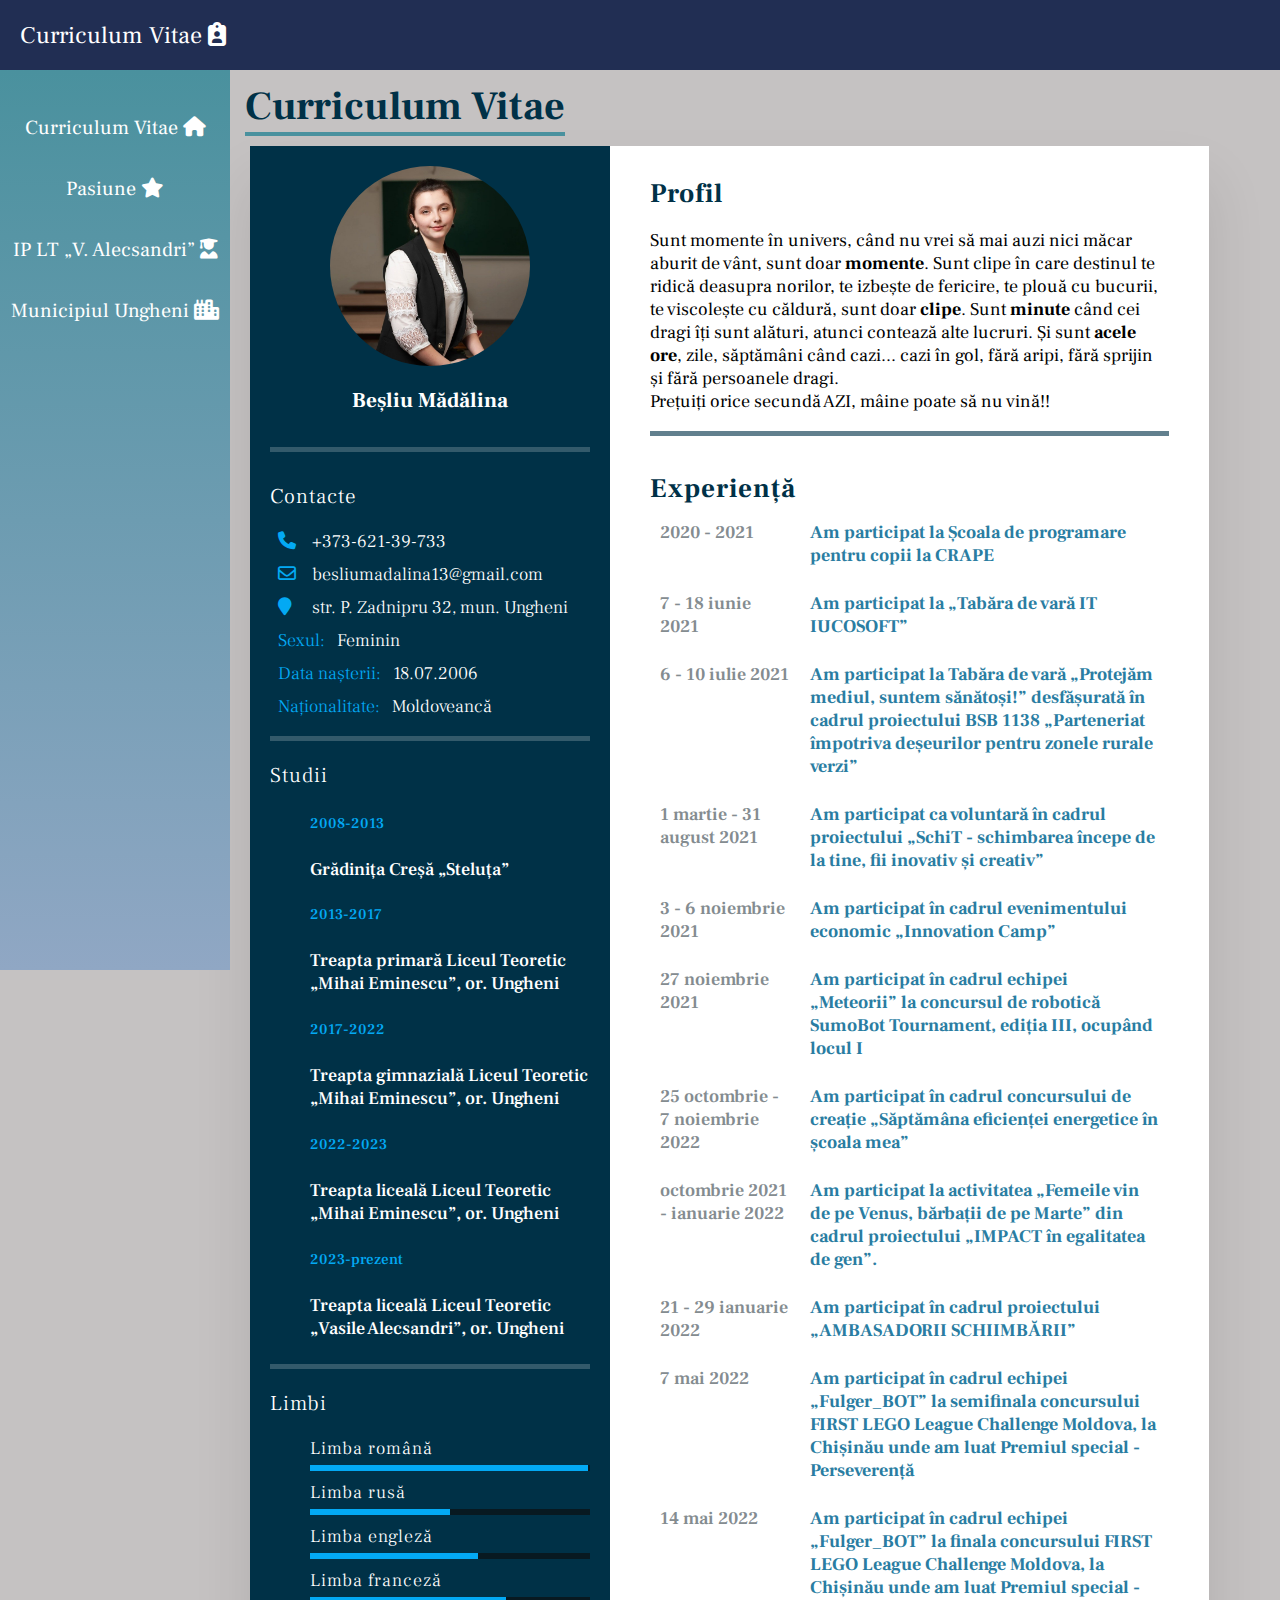
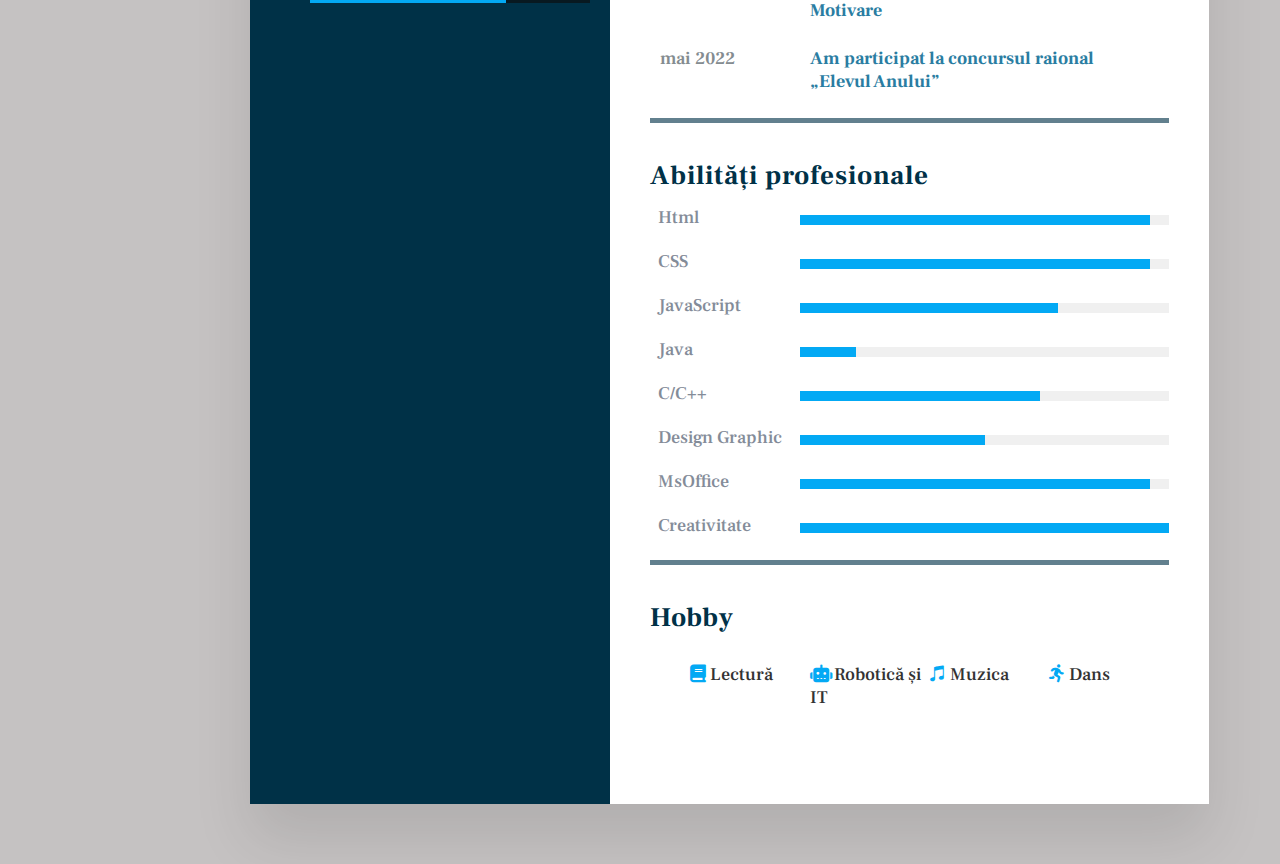
<file: index.html>
<!DOCTYPE html>
<html lang="en">

<head>
    <meta charset="UTF-8">
    <link rel="stylesheet" type="text/css" href="css/style.css">
    <meta name="viewport" content="width=device-width, initial-scale=1.0">

    <link rel="stylesheet" href="https://cdnjs.cloudflare.com/ajax/libs/font-awesome/6.5.2/css/all.min.css">
    <title>Curriculum Vitae</title>
    <link rel="icon" href="images/icon.png">
    <script src="js/main.js"></script>
</head>

<body>

    <header>
        <a href="index.html">
            Curriculum Vitae
            <i class="fa-solid fa-clipboard-user"></i>
        </a>
        <i id="menu-btn" class="fas fa-bars" onclick="show()"></i>
    </header>

    <div class="page-container">

        <aside id="side-menu">
            <a href="index.html">Curriculum Vitae <i class="fas fa-home"></i></a>
            <a href="pasiune.html">Pasiune <i class="fa-solid fa-star"></i></i></a>
            <a target="_blank" href="https://www.alecsandriungheni.md/despre-noi">IP LT „V. Alecsandri” <i
                    class="fas fa-user-graduate"></i></a>
            <a target="_blank" href="https://besliu-madalina.github.io/Municipiul-Ungheni/">Municipiul Ungheni <i
                    class="fa-solid fa-city"></i></a>
        </aside>

        <main>
            <h2 class="title">Curriculum Vitae</h2>
            <div class="container">
                <div class="left_side">
                    <div class="profileText">
                        <div class="imgBx">
                            <img src="images/img-eu.jpg">
                        </div>
                        <h3>Beșliu Mădălina<br>
                            <!-- <span> Elevă IP LT „V. Alecsandri”</span> -->
                        </h3>
                    </div>
                    <div class="contactInfo">
                        <h3 class="titles">Contacte</h3>
                        <ul>
                            <li>
                                <span class="icon"><i class="fa fa-phone" aria-hidden="true"></i></span>
                                <span class="text">+373-621-39-733</span>
                            </li>
                            <li>
                                <span class="icon"><i class="far fa-envelope"></i></span>
                                <span class="text">besliumadalina13@gmail.com</span>
                            </li>

                            <li>
                                <span class="icon"><i class="fa fa-map-marker" aria-hidden="true"> </i></span>
                                <span class="text">str. P. Zadnipru 32, mun. Ungheni</span>
                            </li>

                            <li>
                                <span class="icon2">Sexul: &nbsp;</span>
                                <span class="text">Feminin</span>
                            </li>

                            <li>
                                <span class="icon2">Data nașterii: &nbsp;</span>
                                <span class="text">18.07.2006</span>
                            </li>

                            <li>
                                <span class="icon2">Naționalitate: &nbsp;</span>
                                <span class="text">Moldoveancă</span>
                            </li>
                        </ul>
                    </div>

                    <div class="education">
                        <h3 class="titles">Studii</h3>
                        <ul>
                            <li>
                                <h5>2008-2013</h5>
                                <h4>Grădinița Creșă „Steluța”</h4>
                            </li>
                            <li>
                                <h5>2013-2017</h5>
                                <h4>
                                    <a href="https://www.facebook.com/profile.php?id=100063546614537">
                                        Treapta primară Liceul Teoretic „Mihai Eminescu”, or. Ungheni
                                    </a>
                                </h4>
                            </li>
                            <li>
                                <h5>2017-2022</h5>
                                <h4>
                                    <a href="https://www.facebook.com/profile.php?id=100063546614537">
                                        Treapta gimnazială Liceul Teoretic „Mihai Eminescu”, or. Ungheni
                                    </a>
                                </h4>
                            </li>
                            <li>
                                <h5>2022-2023</h5>
                                <h4>
                                    <a href="https://www.facebook.com/profile.php?id=100063546614537">
                                        Treapta liceală Liceul Teoretic „Mihai Eminescu”, or. Ungheni
                                    </a>
                                </h4>
                            </li>
                            <li>
                                <h5>2023-prezent</h5>
                                <h4>
                                    <a href="https://www.facebook.com/liceu.vasile.alecsandri">
                                        Treapta liceală Liceul Teoretic „Vasile Alecsandri”, or. Ungheni
                                    </a>
                                </h4>
                            </li>
                        </ul>
                    </div>
                    <div class="language">
                        <h3 class="titles">Limbi</h3>
                        <ul>
                            <li>
                                <span class="titles">Limba română</span>
                                <span class="percent">
                                    <div style="Width: 99%"></div>
                                </span>
                            </li>
                            <li>
                                <span class="titles">Limba rusă</span>
                                <span class="percent">
                                    <div style="Width: 50%"></div>
                                </span>
                            </li>
                            <li>
                                <span class="titles">Limba engleză</span>
                                <span class="percent">
                                    <div style="Width: 60%"></div>
                                </span>
                            </li>
                            <li>
                                <span class="titles">Limba franceză</span>
                                <span class="percent">
                                    <div style="Width: 70%"></div>
                                </span>
                            </li>
                        </ul>
                    </div>
                </div>

                <div class="right_side">
                    <div class="about about2">
                        <h2 class="title2">Profil</h2>
                        <p>
                            Sunt momente în univers, când nu vrei să mai auzi nici măcar aburit de vânt, sunt doar
                            <b>momente</b>.
                            Sunt clipe în care destinul te ridică deasupra norilor, te izbește de fericire, te plouă
                            cu bucurii, te viscolește cu căldură, sunt doar <b>clipe</b>.
                            Sunt <b>minute</b> când cei dragi îți sunt alături, atunci contează alte lucruri.
                            Și sunt <b>acele ore</b>, zile, săptămâni când cazi... cazi în gol, fără aripi, fără
                            sprijin și fără persoanele dragi.
                            <br>Prețuiți orice secundă AZI, mâine poate să nu vină!!
                        <p>
                    </div>
                    <div class="about about2">
                        <h2 class="title2">Experiență</h2>
                        <div class="box">
                            <div class="year_company">
                                <h5>2020 - 2021</h5>
                            </div>
                            <div class="text">
                                <h4>Am participat la Școala de programare pentru copii la CRAPE</h4>
                            </div>
                        </div>
                        <div class="box">
                            <div class="year_company">
                                <h5>7 - 18 iunie 2021</h5>
                            </div>
                            <div class="text">
                                <h4>Am participat la „Tabăra de vară IT IUCOSOFT”</h4>
                            </div>
                        </div>
                        <div class="box">
                            <div class="year_company">
                                <h5>6 - 10 iulie 2021</h5>
                            </div>
                            <div class="text">
                                <h4>Am participat la Tabăra de vară „Protejăm mediul, suntem sănătoși!” desfășurată în
                                    cadrul proiectului BSB 1138 „Parteneriat împotriva deșeurilor pentru zonele rurale
                                    verzi”</h4>
                            </div>
                        </div>
                        <div class="box">
                            <div class="year_company">
                                <h5>1 martie - 31 august 2021</h5>
                            </div>
                            <div class="text">
                                <h4>Am participat ca voluntară în cadrul proiectului „SchiT - schimbarea începe de la
                                    tine, fii inovativ și creativ”</h4>
                            </div>
                        </div>
                        <div class="box">
                            <div class="year_company">
                                <h5>3 - 6 noiembrie 2021</h5>
                            </div>
                            <div class="text">
                                <h4>Am participat în cadrul evenimentului economic „Innovation Camp”</h4>
                            </div>
                        </div>
                        <div class="box">
                            <div class="year_company">
                                <h5>27 noiembrie 2021</h5>
                            </div>
                            <div class="text">
                                <h4>Am participat în cadrul echipei „Meteorii” la concursul de robotică SumoBot
                                    Tournament, ediția III, ocupând locul I</h4>
                            </div>
                        </div>
                        <div class="box">
                            <div class="year_company">
                                <h5>25 octombrie - 7 noiembrie 2022</h5>
                            </div>
                            <div class="text">
                                <h4>Am participat în cadrul concursului de creație „Săptămâna eficienței energetice în
                                    școala mea”</h4>
                            </div>
                        </div>
                        <div class="box">
                            <div class="year_company">
                                <h5>octombrie 2021 - ianuarie 2022</h5>
                            </div>
                            <div class="text">
                                <h4>Am participat la activitatea „Femeile vin de pe Venus, bărbații de pe Marte” din
                                    cadrul proiectului „IMPACT în egalitatea de gen”.</h4>
                            </div>
                        </div>
                        <div class="box">
                            <div class="year_company">
                                <h5>21 - 29 ianuarie 2022 </h5>
                            </div>
                            <div class="text">
                                <h4>Am participat în cadrul proiectului „AMBASADORII SCHIIMBĂRII”</h4>
                            </div>
                        </div>
                        <div class="box">
                            <div class="year_company">
                                <h5>7 mai 2022</h5>
                            </div>
                            <div class="text">
                                <h4>Am participat în cadrul echipei „Fulger_BOT” la semifinala concursului FIRST LEGO
                                    League Challenge Moldova, la Chișinău unde am luat Premiul special - Perseverență
                                </h4>
                            </div>
                        </div>
                        <div class="box">
                            <div class="year_company">
                                <h5>14 mai 2022</h5>
                            </div>
                            <div class="text">
                                <h4>Am participat în cadrul echipei „Fulger_BOT” la finala concursului FIRST LEGO League
                                    Challenge Moldova, la Chișinău unde am luat Premiul special - Motivare</h4>
                            </div>
                        </div>
                        <div class="box">
                            <div class="year_company">
                                <h5>mai 2022</h5>
                            </div>
                            <div class="text">
                                <h4>Am participat la concursul raional „Elevul Anului”</h4>
                            </div>
                        </div>
                    </div>

                    <div class="about about2 skills">
                        <h2 class="title2">Abilități profesionale</h2>
                        <div class="box">
                            <h4>Html</h4>
                            <div class="percent">
                                <div style="width: 95%;"></div>
                            </div>
                        </div>
                        <div class="box">
                            <h4>CSS</h4>
                            <div class="percent">
                                <div style="width: 95%;"></div>
                            </div>
                        </div>
                        <div class="box">
                            <h4>JavaScript</h4>
                            <div class="percent">
                                <div style="width: 70%;"></div>
                            </div>
                        </div>
                        <div class="box">
                            <h4>Java</h4>
                            <div class="percent">
                                <div style="width: 15%;"></div>
                            </div>
                        </div>
                        <div class="box">
                            <h4>C/C++</h4>
                            <div class="percent">
                                <div style="width: 65%;"></div>
                            </div>
                        </div>
                        <div class="box">
                            <h4>Design Graphic</h4>
                            <div class="percent">
                                <div style="width: 50%;"></div>
                            </div>
                        </div>
                        <div class="box">
                            <h4>MsOffice</h4>
                            <div class="percent">
                                <div style="width: 95%;"></div>
                            </div>
                        </div>
                        <div class="box">
                            <h4>Creativitate</h4>
                            <div class="percent">
                                <div style="width: 100%;"></div>
                            </div>
                        </div>

                    </div>
                    <div class="about interest">
                        <h2 class="title2">Hobby</h2>
                        <ul>
                            <li><i class="fa-solid fa-book"></i>Lectură</li>
                            <li><i class="fa-solid fa-robot"></i> Robotică și IT</li>
                            <li><i class="fa-brands fa-itunes-note"></i>Muzica</li>
                            <li><i class="fas fa-running"></i>Dans</li>
                        </ul>
                    </div>
                </div>

            </div>

        </main>

    </div>

</body>

</html>
</file>
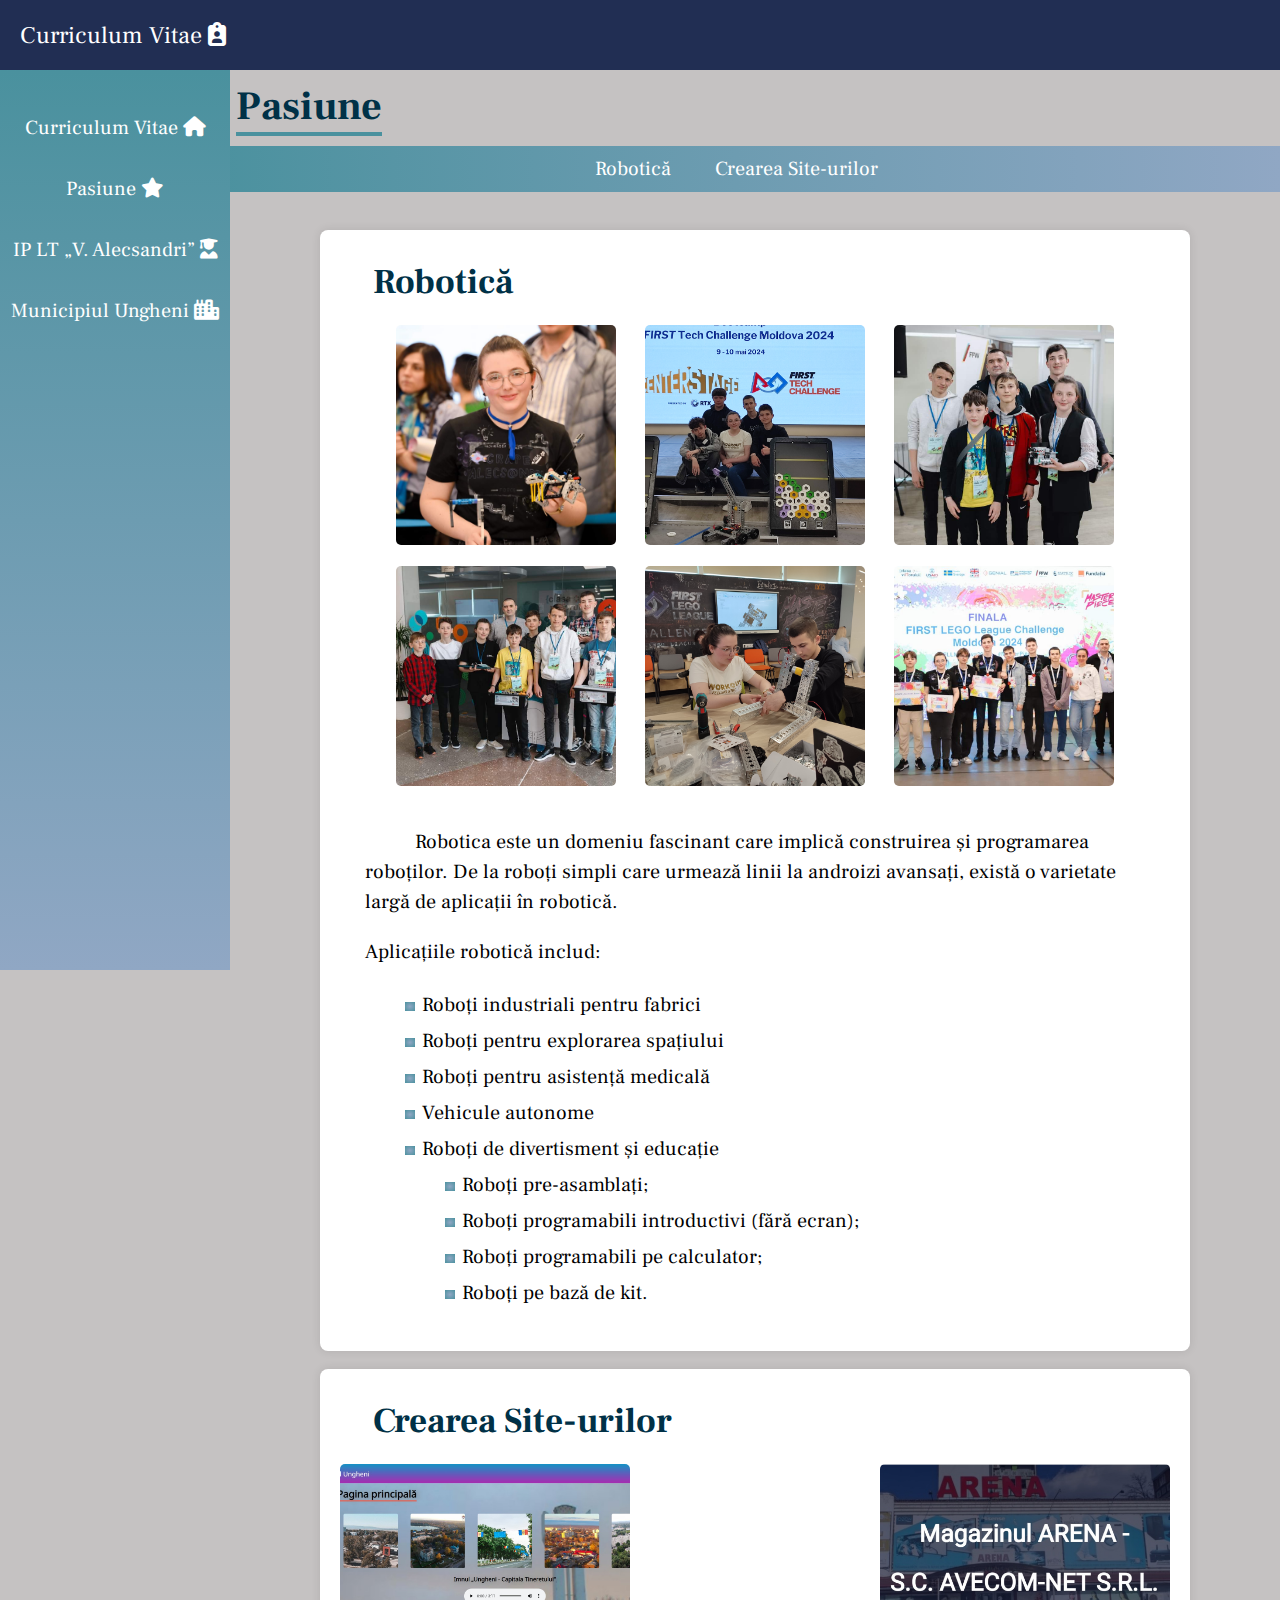
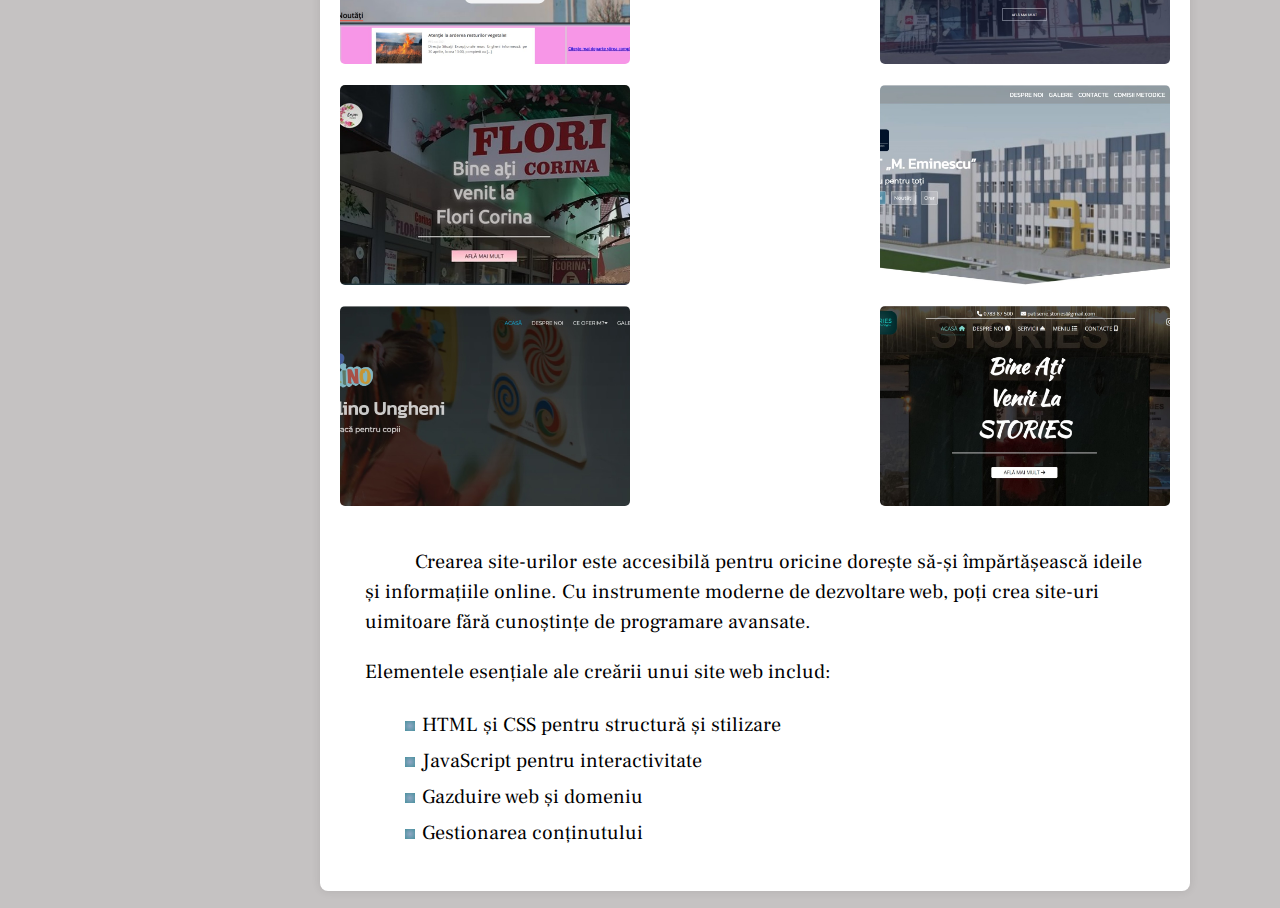
<file: pasiune.html>
<!DOCTYPE html>
<html lang="en">

<head>
    <meta charset="UTF-8">
    <link rel="stylesheet" type="text/css" href="css/pasiune.css">
    <link rel="stylesheet" type="text/css" href="css/lightbox.css">
    <meta name="viewport" content="width=device-width, initial-scale=1.0">

    <link rel="stylesheet" href="https://cdnjs.cloudflare.com/ajax/libs/font-awesome/6.5.2/css/all.min.css">
    <title>Curriculum Vitae</title>
    <link rel="icon" href="images/icon.png">
    <script src="js/lightbox.js" defer></script>
    <script src="js/main.js" defer></script>
</head>

<body>

    <header>
        <a href="index.html">
            Curriculum Vitae
            <i class="fa-solid fa-clipboard-user"></i>
        </a>
        <!-- <i id="menu-btn" class="fas fa-bars" onclick="show()"></i> -->
    </header>

    <div class="page-container">

        <aside id="side-menu">
            <a href="index.html">Curriculum Vitae <i class="fas fa-home"></i></a>
            <a href="pasiune.html">Pasiune <i class="fa-solid fa-star"></i></i></a>
            <a target="_blank" href="https://www.alecsandriungheni.md/despre-noi">IP LT „V. Alecsandri” <i
                    class="fas fa-user-graduate"></i></a>
            <a target="_blank" href="https://besliu-madalina.github.io/Municipiul-Ungheni/">Municipiul Ungheni <i
                    class="fa-solid fa-city"></i></a>
        </aside>

        <main class="main-pas">
            <h2 class="title-pas">Pasiune</h2>
            <nav class="pasiuni">
                <a href="#robotica">Robotică</a>
                <a href="#site-uri">Crearea Site-urilor</a>
            </nav>
            <div class="container">
                <section id="robotica" class="robotica">
                    <h2>Robotică</h2>
                    <div class="gallery">
                        <a href="images/FB_IMG_1710961558904.jpg">
                            <img src="images/FB_IMG_1710961558904.jpg" alt="Robotică">
                        </a>
                        <a href="images/1715262393772.jpg">
                            <img src="images/1715262393772.jpg" alt="Robotică">
                        </a>
                        <a href="images/FB_IMG_1652083707081.jpg">
                            <img src="images/FB_IMG_1652083707081.jpg" alt="Robotică">
                        </a>
                        <a href="images/FB_IMG_1652699410122.jpg">
                            <img src="images/FB_IMG_1652699410122.jpg" alt="Robotică">
                        </a>
                        <a href="images/IMG_20240509_120300.jpg">
                            <img src="images/IMG_20240509_120300.jpg" alt="Robotică">
                        </a>
                        <a href="images/FB_IMG_1710964204031.jpg">
                            <img src="images/FB_IMG_1710964204031.jpg" alt="Robotică">
                        </a>
                    </div>
                    <p>
                        &nbsp; &nbsp; &nbsp; &nbsp; &nbsp; Robotica este un domeniu fascinant care implică construirea
                        și programarea roboților. De la roboți simpli care urmează linii la androizi avansați, există o
                        varietate largă de aplicații în robotică.
                    </p>
                    <p>Aplicațiile robotică includ:</p>
                    <ul type="square" class="ul-serv">
                        <li>Roboți industriali pentru fabrici</li>
                        <li>Roboți pentru explorarea spațiului</li>
                        <li>Roboți pentru asistență medicală</li>
                        <li>Vehicule autonome</li>
                        <li>
                            Roboți de divertisment și educație
                            <ul type="circle">
                                <li>Roboți pre-asamblați;</li>
                                <li>Roboți programabili introductivi (fără ecran);</li>
                                <li>Roboți programabili pe calculator;</li>
                                <li>Roboți pe bază de kit.</li>
                            </ul>
                        </li>
                    </ul>
                </section>
                <section id="site-uri" class="site">
                    <h2>Crearea Site-urilor</h2>
                    <div class="gallery2">
                        <a href="images/site1.jpg">
                            <img src="images/site1.jpg" alt="Robotică">
                        </a>
                        <a href="images/site2.jpg">
                            <img src="images/site2.jpg" alt="Robotică">
                        </a>
                        <a href="images/site3.jpg">
                            <img src="images/site3.jpg" alt="Robotică">
                        </a>
                        <a href="images/site4.jpg">
                            <img src="images/site4.jpg" alt="Robotică">
                        </a>
                        <a href="images/site5.jpg">
                            <img src="images/site5.jpg" alt="Robotică">
                        </a>
                        <a href="images/site6.jpg">
                            <img src="images/site6.jpg" alt="Robotică">
                        </a>
                    </div>
                    <p>
                        &nbsp; &nbsp; &nbsp; &nbsp; &nbsp; Crearea site-urilor este accesibilă pentru oricine dorește
                        să-și împărtășească ideile și informațiile online.
                        Cu instrumente moderne de dezvoltare web, poți crea site-uri uimitoare fără cunoștințe de
                        programare avansate.
                    </p>
                    <p>Elementele esențiale ale creării unui site web includ:</p>
                    <ul type="square" class="ul-serv">
                        <li>HTML și CSS pentru structură și stilizare</li>
                        <li>JavaScript pentru interactivitate</li>
                        <li>Gazduire web și domeniu</li>
                        <li>Gestionarea conținutului</li>
                    </ul>
                </section>
            </div>

        </main>

    </div>

</body>

</html>
</file>
<file: css/style.css>
@import url('https://fonts.googleapis.com/css2?family=Frank+Ruhl+Libre&display=swap');

* {
    box-sizing: border-box;
}

::-webkit-scrollbar {
    width: 6px;
}

::-webkit-scrollbar-thumb {
    background: rgb(221, 218, 218);
    border-radius: 8px;

}

body {
    margin: 0;
    background-color: #c5c2c2;
    font-size: 18px;
    padding: 0;
    box-sizing: border-box;
    font-family: 'Frank Ruhl Libre', serif;
}

header {
    height: 70px;
    background-color: #212e53;
    position: fixed;
    width: 100%;
    padding-top: 20px;
    padding-left: 20px;
    font-size: 24px;
    z-index: 2;
}

.page-container {
    min-height: 100vh;
    padding-top: 70px;
}

header a {
    color: white;
    text-decoration: none;
}

main {
    margin: 1px 4% 60px 18%;
    padding: 0px 15px;
    z-index: 2;
}

aside {
    width: 230px;
    height: 100vh;
    position: fixed;
    background: linear-gradient(to bottom, #4a919e, #90a7c4);
    padding-top: 10px;
    font-size: 20px;
    z-index: 2;
}

aside a {
    display: block;
    color: white;
    text-transform: none;
    text-align: center;
    margin-top: 35px;
    text-decoration: none;
}

/*p{
    line-height: 170%;
    border-left: 6px solid #4a919e;
    padding-left: 12px;
}*/

.row {
    overflow: auto;
}

[class^="col-"] {
    float: left;
    padding: 5px;
}

.col-10 { width: 10%; }
.col-20 { width: 20%; }
.col-30 { width: 30%; }
.col-33 { width: 33.3%; }
.col-40 { width: 40%; }
.col-50 { width: 50%; }
.col-60 { width: 60%; }
.col-70 { width: 70%; }
.col-80 { width: 80%; }
.col-90 { width: 90%; }
.col-100 { width: 100%; }

.title {
    border-bottom: 4px solid #4a919e;
    margin-bottom: 5px;
    margin-top: 10px;
    display: inline-block;
    font-size: 40px;
    color: #003147;
}

.centered {
    text-align: center !important;
}

#menu-btn {
    color: white;
    font-size: 27px;
    position: absolute;
    top: 22px;
    right: 25px;
    display: none;
}

.show {
    display: block !important;
}

/*incepe cv*/

.container {
    /* position:fixed;
    width: 100%;
    max-width:1000px;
    min-height: 1000px;*/
    margin: 5px;
    display: grid;
    grid-template-columns: 1fr 3fr;
    box-shadow: 0 35px 55px rgba(7, 7, 7, 0.1);
}

.container .left_side {
    position: relative;
    background: #003147;
    padding: 20px;
}

.profileText {
    position: relative;
    display: flex;
    flex-direction: column;
    align-items: center;
    padding-bottom: 10px;
    border-bottom: 5px solid rgba(255, 255, 255, 0.2);
}

.profileText .imgBx {
    position: relative;
    width: 200px;
    height: 200px;
    border-radius: 50%;
    overflow: hidden;
}

.profileText .imgBx img {
    position: absolute;
    top: 0;
    left: 0;
    width: 100%;
    height: 100%;
    object-fit: cover;
}

.profileText h3 {
    color: #FFF;
    margin-top: 20px;
    text-align: center;
    line-height: 1.4em;
}

.profileText h3 span {
    font-size: 0.em;
    font-weight: 300;
}

.contactInfo {
    padding-top: 10px;
}

.titles {
    color: #FFF;
    font-weight: 100;
    letter-spacing: 1px;
    margin-bottom: 20px;
}

.contactInfo ul {
    position: relative;
    margin-left: -10%;
}

.contactInfo ul li {
    position: relative;
    list-style: none;
    margin-top: 10px;
    cursor: pointer;
}

.contactInfo ul li .icon {
    display: inline-block;
    width: 30px;
    font-size: 18px;
    color: #03a9f4;
}

.contactInfo ul li .icon2 {
    display: inline-block;
    font-size: 18px;
    color: #03a9f4;
}

.contactInfo ul li span {
    color: #FFF;
    font-weight: 300;
}

.contactInfo::after {
    content: "";
    display: block;
    background-color: rgba(255, 255, 255, 0.2);
    width: 320px;
    height: 5px;
    /* margin: 30px auto; */
}

.education {
    margin-bottom: 15px;
}

.education ul {
    position: relative;
}

.education ul li {
    position: relative;
    list-style: none;
    margin: 10px 0;
    cursor: pointer;
}

.education h5 {
    color: #03a9f4;
    font-weight: 500;
}

.education h4 {
    color: #FFF;
    font-weight: 500;
}

.education h4 a {
    text-decoration: none;
    color: #FFF;
}

.education::after {
    content: "";
    display: block;
    background-color: rgba(255, 255, 255, 0.2);
    width: 320px;
    height: 5px;
    /* margin: 30px auto; */
}

/*setari limba*/
.language ul li {
    position: relative;
    list-style: none;
    margin: 10px 0;
    cursor: pointer;
}

.language h4 {
    color: #FFF;
    font-weight: 500;
}

.percent {
    position: relative;
    width: 100%;
    height: 6px;
    background: #081921;
    display: block;
    margin-top: 5px;
}

.percent div {
    position: absolute;
    top: 0;
    left: 0;
    height: 100%;
    background: #03a9f4;
}

.container .right_side {
    position: relative;
    background: #FFF;
    padding: 40px;
}

.about {
    margin-bottom: 45px;
    margin-top: 0px;
}

.about last-child {
    margin-bottom: 0;
}

.title2 {
    color: #003147;
    letter-spacing: 1px;
    margin-bottom: 5px;
    margin-top: -10px;

}

.about .box {
    display: flex;
    flex-direction: row;
    margin: 0px !important;
    margin-top: 5px !important;
}

.about .box .year_company {
    min-width: 150px;
}

.about .box .year_company h5 {

    color: #848c90;
    font-weight: 600;
    font-size: 18px;
    margin: 10px;
}

.about .box .text h4 {

    color: #2a7da2;
    font-size: 18px;
    margin: 10px;
}

.about2::after {
    content: "";
    display: block;
    background-color: rgb(51, 90, 108, 0.77) !important;
    width: 100% !important;
    height: 5px;
    margin: 15px auto;
}

.skills .box {
    position: relative;
    width: 100%;
    display: grid;
    grid-template-columns: 150px 1fr;
    justify-content: center;
    align-items: center;
}

.skills .box h4 {
    color: #848c99;
    font-weight: 500;
    margin: 8px;
}

.skills .box .percent {
    position: relative;
    width: 100%;
    height: 10px;
    background: #f0f0f0;
}

.skills .box .percent div {
    position: absolute;
    top: 0;
    left: 0;
    height: 100%;
    background: #03a9f4;
}

.interest ul {
    display: grid;
    grid-template-columns: repeat(4, 1fr);
}

.interest ul li {
    list-style: none;
    color: #333;
    font-weight: 500;
    margin: 10px 0;
}

.interest ul li .fas,
.interest ul li .fa-solid,
.interest ul li .fa-brands {
    color: #03a9f4;
    font-size: 18px;
    width: 20px;
}

/* @media(max-width: 768px) {

    body {
        font-size: 16px;
    }

    [class^="col-"] {
        width: 100%;
    }

    main {
        margin: 0px;
        padding: 10px 15px 20px 15px;
    }

    aside {
        display: none;
        height: auto;
        width: 100%;
        padding-top: 0px;
        padding-bottom: 25px;
    }

    .container {
        margin: 10px;
        grid-template-columns: repeat(1, 1fr);
    }

    .interest ul {
        grid-template-columns: repeat(1, 1fr);
    }

    #menu-btn {
        display: block;
    }

} */
</file>
<file: css/pasiune.css>
@import url('https://fonts.googleapis.com/css2?family=Frank+Ruhl+Libre&display=swap');

* {
    box-sizing: border-box;
}

::-webkit-scrollbar {
    width: 6px;
}

::-webkit-scrollbar-thumb {
    background: rgb(221, 218, 218);
    border-radius: 8px;
}

body {
    margin: 0;
    background-color: #c5c2c2;
    font-size: 18px;
    padding: 0;
    box-sizing: border-box;
    font-family: 'Frank Ruhl Libre', serif;
}

#menu-btn {
    color: white;
    font-size: 27px;
    position: absolute;
    top: 22px;
    right: 25px;
    display: none;
}

header {
    height: 70px;
    background-color: #212e53;
    position: fixed;
    width: 100%;
    padding-top: 20px;
    padding-left: 20px;
    font-size: 24px;
    z-index: 2;
}

header a {
    color: white;
    text-decoration: none;
}

aside {
    width: 230px;
    height: 100vh;
    position: fixed;
    background: linear-gradient(to bottom, #4a919e, #90a7c4);
    padding-top: 10px;
    font-size: 20px;
    z-index: 2;
}

aside a {
    display: block;
    color: white;
    text-transform: none;
    text-align: center;
    margin-top: 35px;
    text-decoration: none;
}

.page-container {
    min-height: 100vh;
    padding-top: 70px;
}

.main-pas {
    margin: 1px 0 0 15%;
    padding: 0px;
    z-index: 2;
}

.title-pas {
    margin-left: 4%;
    border-bottom: 4px solid #4a919e;
    margin-bottom: 10px;
    margin-top: 10px;
    display: inline-block;
    font-size: 40px;
    color: #003147;
}

.centered {
    text-align: center;
}

.pasiuni {
    background: linear-gradient(to right, #4a919e, #90a7c4);;
    color: #fff;
    padding: 10px 0;
    text-align: center;
    width: 100%;
}

.pasiuni a {
    color: #fff;
    text-decoration: none;
    font-size: 20px;
    margin: 0 20px;
}

.pasiuni a:hover {
    text-decoration: underline;
}

section {
    padding: 20px;
}

.container {
    margin-left: 10%;
    margin-right: 7%;
    position: absolute;
    /* width: 100%; */
    /* max-width: 50vw; */
    margin-top: 3%;
    box-shadow: 0 1% 1% rgba(7, 7, 7, 0.1) !important;
}

.robotica, .site {
    /* margin-left: 18% !important; */
    margin-bottom: 2% !important;
    background-color: #fff;
    border-radius: 8px;
    box-shadow: 0 0 10px rgba(0, 0, 0, 0.1);
    /* margin-bottom: 20px; */
}

h2 {
    margin-left: 4%;
    margin-bottom: 10px;
    margin-top: 10px;
    font-size: 35px;
    color: #003147;
}

.gallery {
    display: flex;
    justify-content: space-around;
    flex-wrap: wrap;
    margin-top: 20px !important;
    margin-left: 5%;
    margin-right: 5%;
}

.gallery img {
    margin-bottom: 15px;
    width: 220px;
    height: 220px;
    object-fit: cover;
    border-radius: 5px;
    transition: all 0.3s;
}

.gallery img:hover {
    transform: scale(1.05);
    transition: all 0.3s;
}

.gallery2 {
    display: flex;
    justify-content: space-between;
    flex-wrap: wrap;
    margin-top: 20px !important;
    /* margin-left: 5%;
    margin-right: 5%; */
}

.gallery2 img {
    margin-bottom: 15px;
    width: 290px;
    height: 200px;
    object-fit: cover;
    border-radius: 5px;
    transition: all 0.3s;
}

.gallery2 img:hover {
    transform: scale(1.05);
    transition: all 0.3s;
}

p {
    line-height: 1.5;
    font-size: 20px;
    margin-bottom: 15px;
    margin-left: 3%;
    margin-right: 3%;
}

.ul-serv {
    line-height: 180%;
    font-size: 20px;
    list-style: radial-gradient(#90a7c4, #4a919e);
    margin-left: 5%;
}

li {
    font-size: 20px;
}

/* footer {
    background-color: #333;
    color: #fff;
    text-align: center;
    padding: 10px 0;
    position: fixed;
    bottom: 0;
    width: 100%;
} */

/* .image {
    text-align: center;
    margin-bottom: 20px;
}

.image img {
    max-width: 100%;
    border-radius: 8px;
} */

/* .show {
    display: block !important;
} */


/* @media(max-width: 768px) {

    body {
        font-size: 16px;
    }

    [class^="col-"] {
        width: 100%;
    }

    main {
        margin: 0px;
        padding: 10px 15px 20px 15px;
    }

    aside {
        display: none;
        height: auto;
        width: 100%;
        padding-top: 0px;
        padding-bottom: 25px;
    }

    .slidershow {
        width: 300px;
        height: 300px;
    }

    .gallery img {
        width: 130px;
        height: 130px;
    }

    .container {
        margin: 10px;
        grid-template-columns: repeat(1, 1fr);
    }

    .interest ul {
        grid-template-columns: repeat(1, 1fr);
    }

    #menu-btn {
        display: block;
    }

} */
</file>
